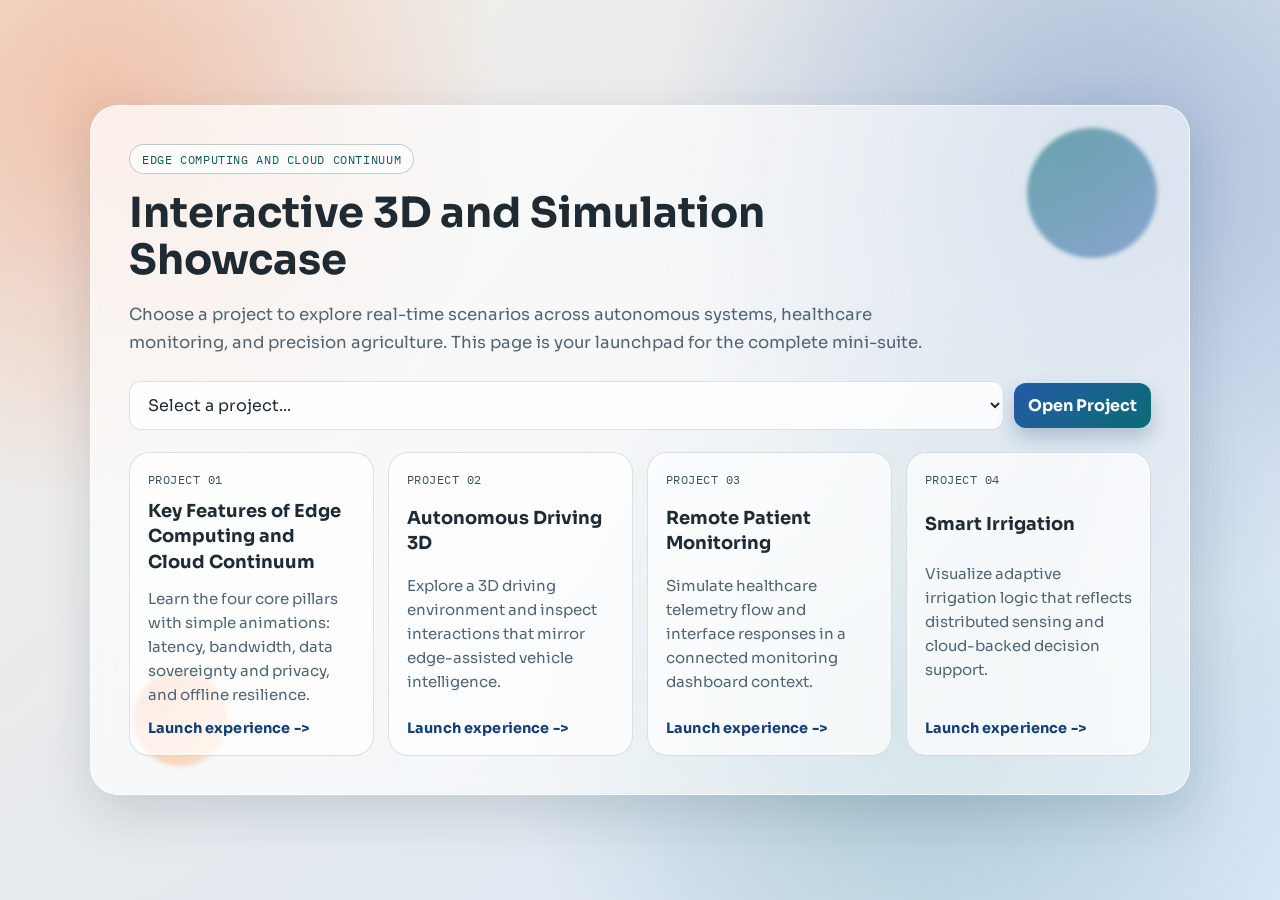
<file: index.html>
<!doctype html>
<html lang="en">
<head>
  <meta charset="UTF-8" />
  <meta name="viewport" content="width=device-width, initial-scale=1.0" />
  <title>Edge Computing and Cloud Continuum Projects</title>
  <style>
    @import url('https://fonts.googleapis.com/css2?family=Sora:wght@400;600;700;800&family=IBM+Plex+Mono:wght@400;500&display=swap');

    :root {
      --bg-1: #f4efe6;
      --bg-2: #d8e6f8;
      --ink: #1f2a33;
      --ink-soft: #516473;
      --card: rgba(255, 255, 255, 0.72);
      --card-border: rgba(31, 42, 51, 0.14);
      --accent-1: #0a6c74;
      --accent-2: #ec6f3c;
      --accent-3: #255aa6;
      --shadow: 0 18px 50px rgba(15, 32, 46, 0.15);
      --radius: 20px;
    }

    * {
      box-sizing: border-box;
    }

    body {
      margin: 0;
      min-height: 100vh;
      font-family: "Sora", "Segoe UI", Tahoma, sans-serif;
      color: var(--ink);
      background:
        radial-gradient(circle at 8% 12%, rgba(236, 111, 60, 0.35), transparent 28%),
        radial-gradient(circle at 86% 18%, rgba(37, 90, 166, 0.33), transparent 34%),
        radial-gradient(circle at 72% 78%, rgba(10, 108, 116, 0.26), transparent 36%),
        linear-gradient(140deg, var(--bg-1), var(--bg-2));
      display: grid;
      place-items: center;
      padding: 28px;
      overflow-x: hidden;
    }

    .shell {
      width: min(1100px, 100%);
      background: linear-gradient(130deg, rgba(255, 255, 255, 0.74), rgba(255, 255, 255, 0.47));
      border: 1px solid rgba(255, 255, 255, 0.65);
      backdrop-filter: blur(10px);
      border-radius: 28px;
      box-shadow: var(--shadow);
      padding: clamp(20px, 3vw, 38px);
      position: relative;
      isolation: isolate;
    }

    .shell::before,
    .shell::after {
      content: "";
      position: absolute;
      z-index: -1;
      border-radius: 999px;
      filter: blur(2px);
    }

    .shell::before {
      width: 130px;
      height: 130px;
      right: 32px;
      top: 22px;
      background: linear-gradient(140deg, rgba(10, 108, 116, 0.55), rgba(37, 90, 166, 0.46));
    }

    .shell::after {
      width: 95px;
      height: 95px;
      left: 42px;
      bottom: 28px;
      background: linear-gradient(145deg, rgba(236, 111, 60, 0.46), rgba(255, 180, 104, 0.35));
    }

    .top {
      display: grid;
      gap: 16px;
      margin-bottom: 22px;
    }

    .tag {
      width: fit-content;
      font-family: "IBM Plex Mono", Consolas, monospace;
      font-size: 0.78rem;
      color: #0e5960;
      border: 1px solid rgba(14, 89, 96, 0.28);
      background: rgba(255, 255, 255, 0.7);
      border-radius: 999px;
      padding: 6px 12px;
      letter-spacing: 0.05em;
      text-transform: uppercase;
    }

    h1 {
      margin: 0;
      font-size: clamp(1.5rem, 4vw, 2.6rem);
      line-height: 1.14;
      max-width: 24ch;
    }

    .subtitle {
      margin: 0;
      color: var(--ink-soft);
      max-width: 70ch;
      font-size: clamp(0.95rem, 1.7vw, 1.04rem);
      line-height: 1.7;
    }

    .quick-select {
      margin-top: 8px;
      display: flex;
      flex-wrap: wrap;
      gap: 10px;
      align-items: center;
    }

    .quick-select select,
    .quick-select button {
      border-radius: 12px;
      border: 1px solid var(--card-border);
      font: inherit;
      padding: 12px 14px;
      background: rgba(255, 255, 255, 0.86);
      color: var(--ink);
    }

    .quick-select select {
      min-width: min(430px, 100%);
      flex: 1 1 360px;
    }

    .quick-select button {
      cursor: pointer;
      font-weight: 700;
      background: linear-gradient(135deg, var(--accent-3), var(--accent-1));
      color: #fff;
      border: none;
      box-shadow: 0 10px 20px rgba(24, 64, 109, 0.25);
      transition: transform 0.2s ease, filter 0.2s ease;
    }

    .quick-select button:hover {
      transform: translateY(-1px);
      filter: saturate(1.1);
    }

    .grid {
      margin-top: 18px;
      display: grid;
      gap: 14px;
      grid-template-columns: repeat(auto-fit, minmax(230px, 1fr));
    }

    .card {
      text-decoration: none;
      color: inherit;
      background: var(--card);
      border: 1px solid var(--card-border);
      border-radius: var(--radius);
      padding: 18px;
      display: grid;
      gap: 12px;
      min-height: 190px;
      transition: transform 0.25s ease, box-shadow 0.25s ease, border-color 0.25s ease;
      opacity: 0;
      transform: translateY(16px) scale(0.99);
      animation: reveal 0.7s ease forwards;
    }

    .card:nth-child(1) { animation-delay: 0.08s; }
    .card:nth-child(2) { animation-delay: 0.2s; }
    .card:nth-child(3) { animation-delay: 0.32s; }
    .card:nth-child(4) { animation-delay: 0.44s; }

    .card:hover,
    .card:focus-visible {
      transform: translateY(-3px);
      box-shadow: 0 14px 24px rgba(15, 44, 67, 0.14);
      border-color: rgba(31, 42, 51, 0.26);
    }

    .project-id {
      font-family: "IBM Plex Mono", Consolas, monospace;
      font-size: 0.78rem;
      color: #385160;
      letter-spacing: 0.04em;
    }

    .card h2 {
      margin: 0;
      font-size: 1.12rem;
      line-height: 1.4;
    }

    .card p {
      margin: 0;
      color: var(--ink-soft);
      line-height: 1.6;
      font-size: 0.94rem;
    }

    .launch {
      margin-top: auto;
      font-weight: 700;
      color: #133f76;
      font-size: 0.9rem;
      letter-spacing: 0.01em;
    }

    @keyframes reveal {
      to {
        opacity: 1;
        transform: translateY(0) scale(1);
      }
    }

    @media (max-width: 640px) {
      body {
        padding: 14px;
      }

      .shell {
        border-radius: 22px;
        padding: 16px;
      }

      .quick-select button,
      .quick-select select {
        width: 100%;
      }
    }
  </style>
</head>
<body>
  <main class="shell">
    <section class="top">
      <span class="tag">Edge Computing and Cloud Continuum</span>
      <h1>Interactive 3D and Simulation Showcase</h1>
      <p class="subtitle">
        Choose a project to explore real-time scenarios across autonomous systems, healthcare monitoring,
        and precision agriculture. This page is your launchpad for the complete mini-suite.
      </p>

      <div class="quick-select">
        <label for="projectPicker" class="sr-only" style="position:absolute;left:-9999px;">Select project</label>
        <select id="projectPicker" aria-label="Select a project">
          <option value="">Select a project...</option>
          <option value="./Key%20Features/index.html">Key Features of Edge Computing and Cloud Continuum</option>
          <option value="./Autonomous%20Driving%203d/index.html">Autonomous Driving 3D</option>
          <option value="./Remote%20Patient%20Monitoring%20(Healthcare)/index.html">Remote Patient Monitoring (Healthcare)</option>
          <option value="./Smart%20Irrigation/index.html">Smart Irrigation</option>
        </select>
        <button id="goBtn" type="button">Open Project</button>
      </div>
    </section>

    <section class="grid" aria-label="Project cards">
      <a class="card" href="./Key%20Features/index.html">
        <span class="project-id">PROJECT 01</span>
        <h2>Key Features of Edge Computing and Cloud Continuum</h2>
        <p>Learn the four core pillars with simple animations: latency, bandwidth, data sovereignty and privacy, and offline resilience.</p>
        <span class="launch">Launch experience -></span>
      </a>

      <a class="card" href="./Autonomous%20Driving%203d/index.html">
        <span class="project-id">PROJECT 02</span>
        <h2>Autonomous Driving 3D</h2>
        <p>Explore a 3D driving environment and inspect interactions that mirror edge-assisted vehicle intelligence.</p>
        <span class="launch">Launch experience -></span>
      </a>

      <a class="card" href="./Remote%20Patient%20Monitoring%20(Healthcare)/index.html">
        <span class="project-id">PROJECT 03</span>
        <h2>Remote Patient Monitoring</h2>
        <p>Simulate healthcare telemetry flow and interface responses in a connected monitoring dashboard context.</p>
        <span class="launch">Launch experience -></span>
      </a>

      <a class="card" href="./Smart%20Irrigation/index.html">
        <span class="project-id">PROJECT 04</span>
        <h2>Smart Irrigation</h2>
        <p>Visualize adaptive irrigation logic that reflects distributed sensing and cloud-backed decision support.</p>
        <span class="launch">Launch experience -></span>
      </a>
    </section>
  </main>

  <script>
    const picker = document.getElementById("projectPicker");
    const goBtn = document.getElementById("goBtn");

    goBtn.addEventListener("click", () => {
      if (!picker.value) {
        picker.focus();
        return;
      }
      window.location.href = picker.value;
    });

    picker.addEventListener("keydown", (event) => {
      if (event.key === "Enter" && picker.value) {
        window.location.href = picker.value;
      }
    });
  </script>
</body>
</html>
</file>
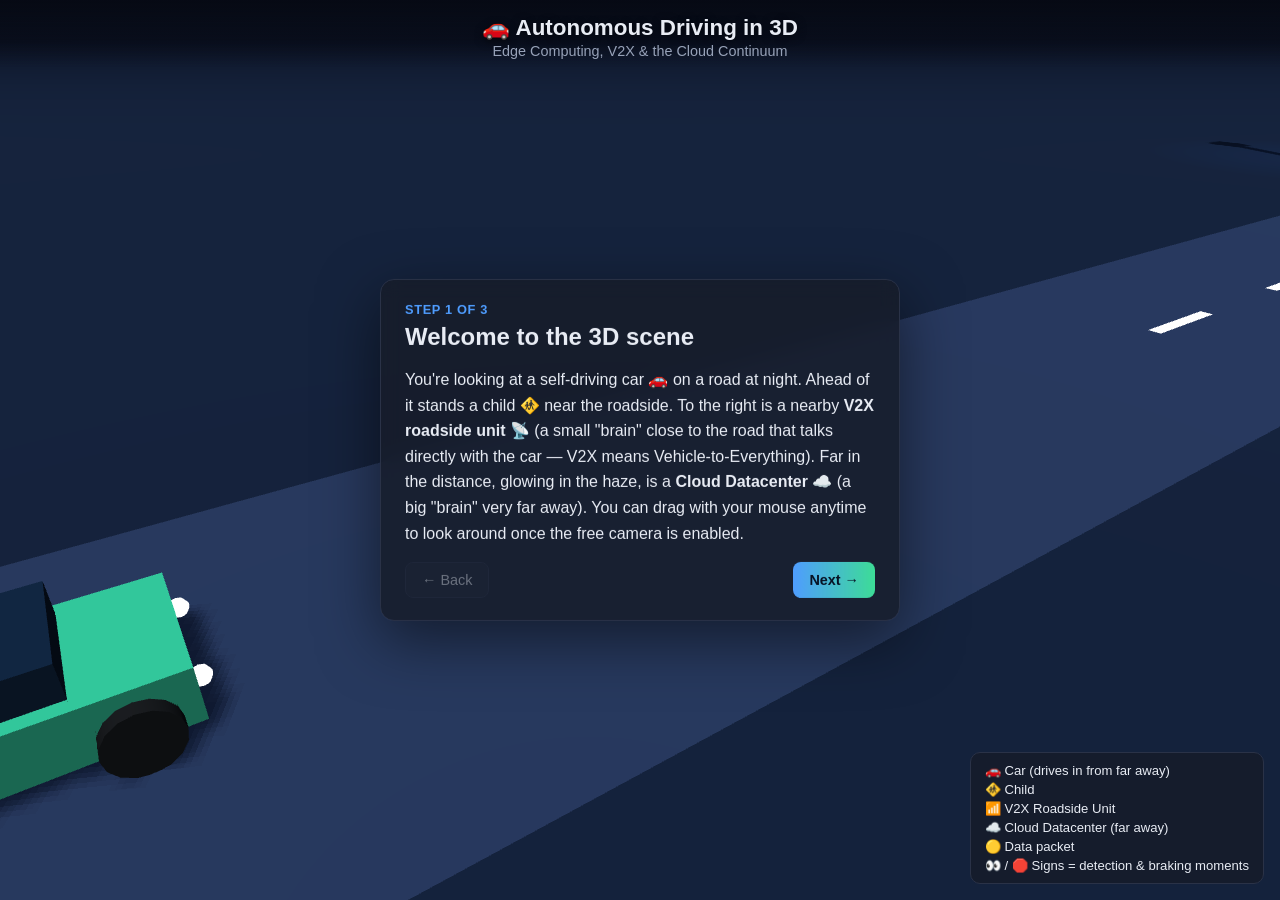
<file: Autonomous Driving 3d/index.html>
<!DOCTYPE html>
<html lang="en">
<head>
<meta charset="UTF-8" />
<meta name="viewport" content="width=device-width, initial-scale=1.0" />
<title>Edge Computing &amp; Cloud Continuum — 3D Autonomous Driving Demo</title>
<link rel="stylesheet" href="css/style.css" />
</head>
<body>

<canvas id="scene"></canvas>

<header class="hud-top">
  <h1>🚗 Autonomous Driving in 3D</h1>
  <p class="subtitle">Edge Computing, V2X &amp; the Cloud Continuum</p>
</header>

<!-- Guided tour overlay -->
<div class="tour-box" id="tourBox">
  <div class="tour-step-label" id="tourStepLabel">Step 1 of 4</div>
  <h2 id="tourTitle">Welcome</h2>
  <p id="tourText"></p>
  <div class="tour-nav">
    <button id="tourPrev" class="btn">← Back</button>
    <button id="tourNext" class="btn primary">Next →</button>
  </div>
</div>

<!-- Simulation control panel -->
<div class="panel" id="controlPanel" hidden>
  <h3>🧪 Run the Scenario</h3>
  <p class="tiny-note">A child steps onto the road 48 m ahead. The car drives at 90 km/h. Where should the "brake!" decision be made?</p>

  <div class="arch-picker">
    <label class="arch-option">
      <input type="radio" name="arch" value="cloud" checked>
      <span>☁️ Cloud Only <small>far datacenter, ~200 ms</small></span>
    </label>
    <label class="arch-option">
      <input type="radio" name="arch" value="edge">
      <span>📡 Edge / V2X <small>nearby roadside unit, ~8 ms</small></span>
    </label>
    <label class="arch-option">
      <input type="radio" name="arch" value="continuum">
      <span>🌐 Cloud Continuum <small>edge reacts + cloud learns</small></span>
    </label>
  </div>

  <div class="controls">
    <button id="runBtn" class="btn primary">▶ Run Simulation</button>
    <button id="resetBtn" class="btn">↺ Reset</button>
    <button id="camBtn" class="btn">🎥 Free Camera: OFF</button>
  </div>

  <div class="result-panel" id="resultPanel" hidden>
    <h3 id="resultTitle"></h3>
    <ul class="metrics" id="metricsList"></ul>
  </div>

  <table class="compare-table" id="compareTable">
    <thead>
      <tr><th>Architecture</th><th>Latency</th><th>Dist. before braking</th><th>Total stop dist.</th><th>Outcome</th></tr>
    </thead>
    <tbody id="compareBody">
      <tr><td>☁️ Cloud</td><td>—</td><td>—</td><td>—</td><td>—</td></tr>
      <tr><td>📡 Edge/V2X</td><td>—</td><td>—</td><td>—</td><td>—</td></tr>
      <tr><td>🌐 Continuum</td><td>—</td><td>—</td><td>—</td><td>—</td></tr>
    </tbody>
  </table>
</div>

<div class="legend" id="legend" hidden>
  <span>🚗 Car (drives in from far away)</span>
  <span>🚸 Child</span>
  <span>📶 V2X Roadside Unit</span>
  <span>☁️ Cloud Datacenter (far away)</span>
  <span>🟡 Data packet</span>
  <span>👀 / 🛑 Signs = detection &amp; braking moments</span>
</div>

<div class="callout-toast" id="detectToast" hidden>👀 <strong>Child spotted! Sending data to ask "what should I do?"</strong></div>
<div class="callout-toast" id="brakeToast" hidden>🛑 <strong>Decision received — the car is braking NOW!</strong></div>

<script src="js/vendor/three.min.js"></script>
<script src="js/vendor/OrbitControls.js"></script>
<script src="js/scene.js"></script>
<script src="js/script.js"></script>
</body>
</html>
</file>
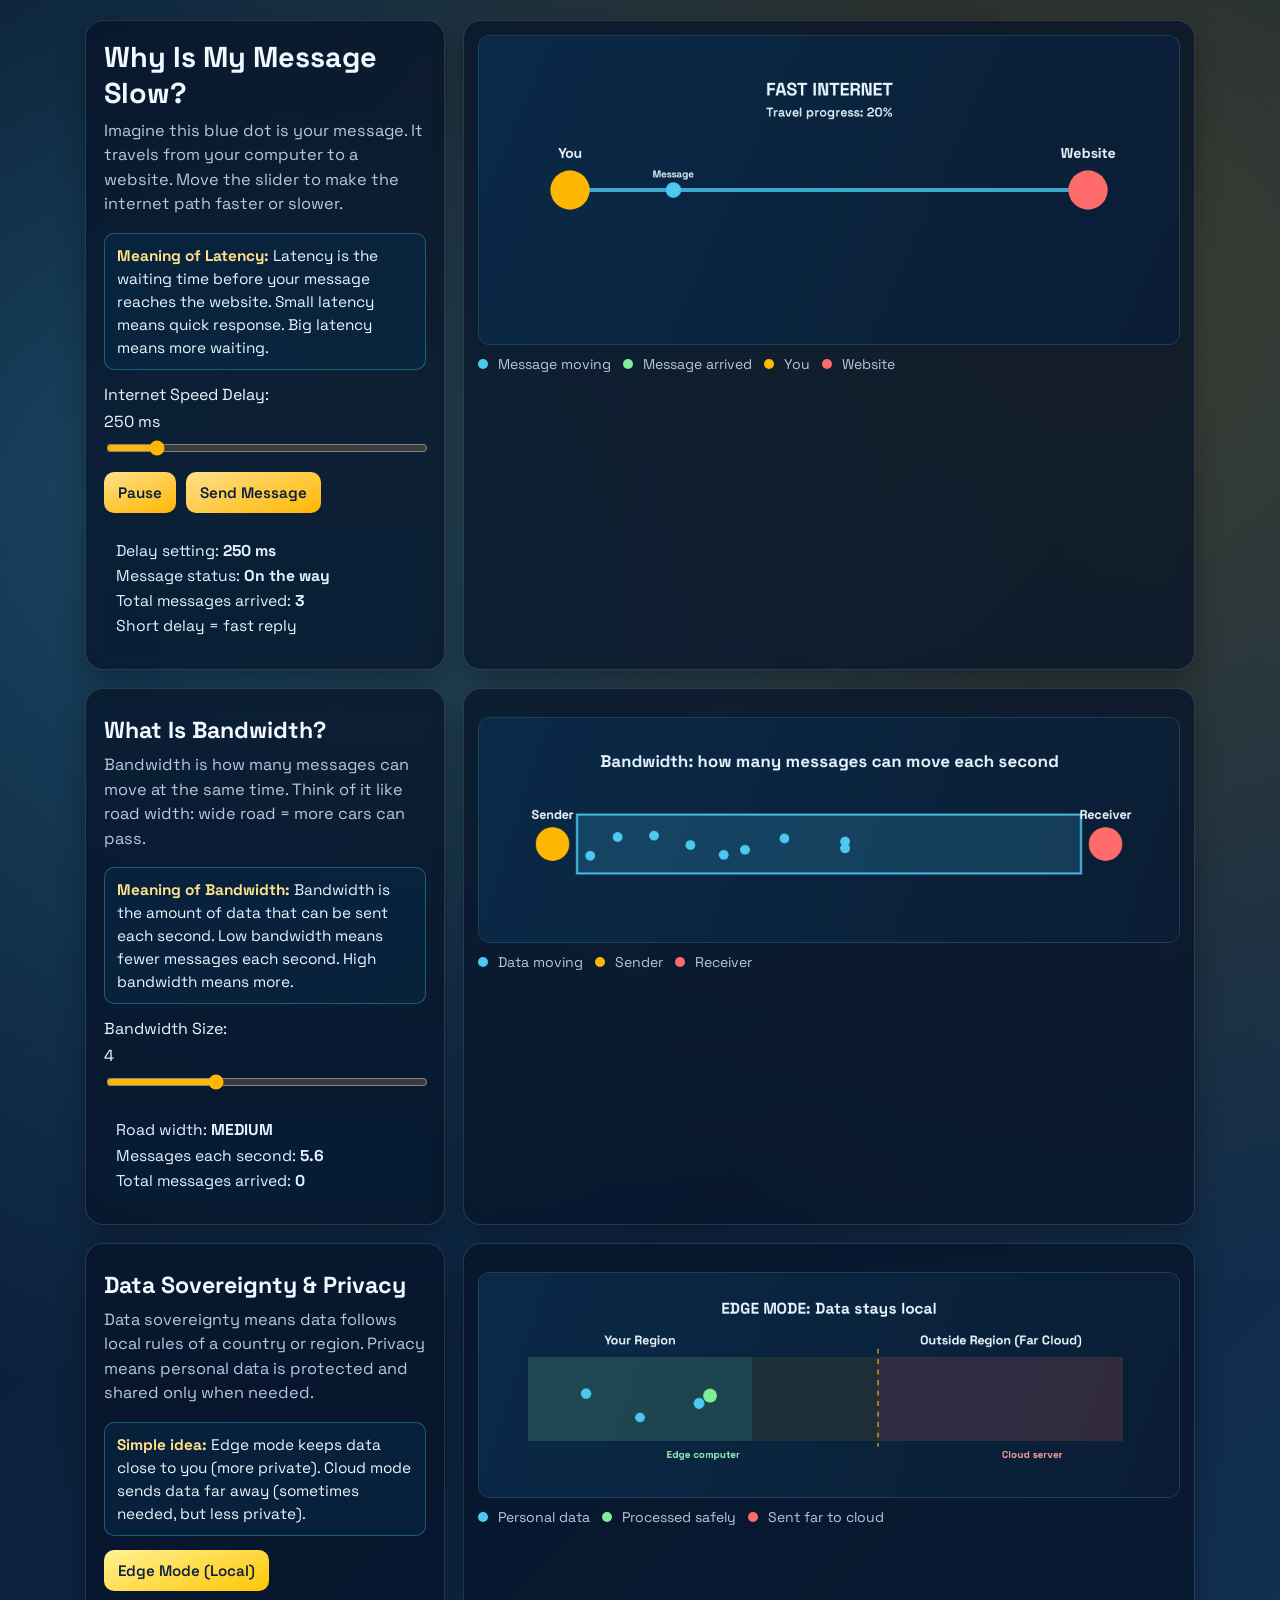
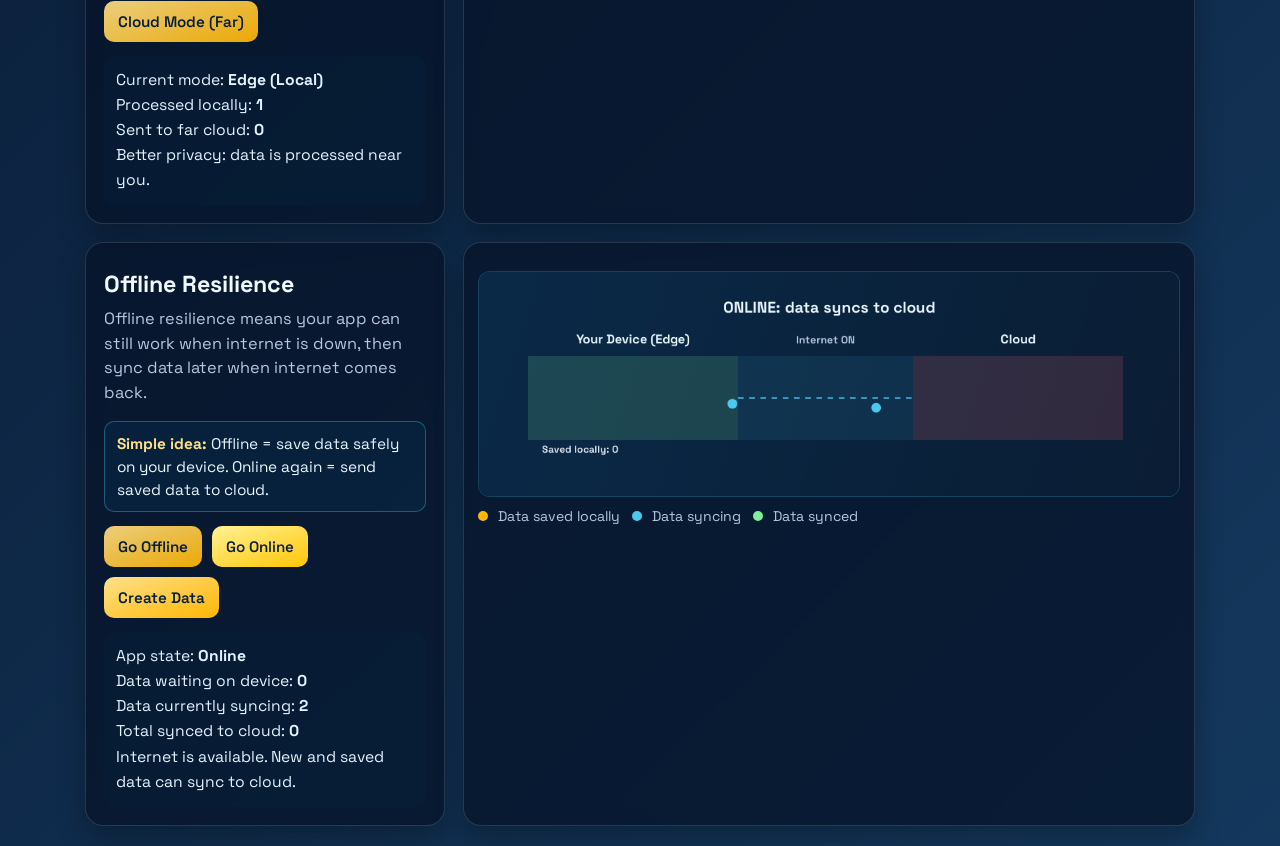
<file: Key Features/index.html>
<!doctype html>
<html lang="en">
<head>
  <meta charset="UTF-8" />
  <meta name="viewport" content="width=device-width, initial-scale=1.0" />
  <title>Network Characteristics: Latency Demo</title>
  <link rel="preconnect" href="https://fonts.googleapis.com" />
  <link rel="preconnect" href="https://fonts.gstatic.com" crossorigin />
  <link href="https://fonts.googleapis.com/css2?family=Space+Grotesk:wght@400;500;700&display=swap" rel="stylesheet" />
  <link rel="stylesheet" href="styles.css" />
</head>
<body>
  <main class="page">
    <section class="topic">
      <section class="panel">
        <h1>Why Is My Message Slow?</h1>
        <p>
          Imagine this blue dot is your message. It travels from your computer to a website.
          Move the slider to make the internet path faster or slower.
        </p>

        <div class="meaning">
          <strong>Meaning of Latency:</strong>
          Latency is the waiting time before your message reaches the website.
          Small latency means quick response. Big latency means more waiting.
        </div>

        <div class="controls">
          <label>
            Internet Speed Delay: <span id="latencyValue">250 ms</span>
            <input id="latency" type="range" min="60" max="1400" value="250" step="10" />
          </label>
        </div>

        <div class="buttons">
          <button id="toggleBtn">Pause</button>
          <button id="sendBtn">Send Message</button>
        </div>

        <div class="stats" id="stats"></div>
      </section>

      <section class="viz-wrap">
        <canvas id="latencyCanvas" width="1000" height="440" aria-label="Latency animation canvas"></canvas>
        <div class="legend">
          <span><i class="dot dot-inflight"></i> Message moving</span>
          <span><i class="dot dot-arrived"></i> Message arrived</span>
          <span><i class="dot dot-source"></i> You</span>
          <span><i class="dot dot-destination"></i> Website</span>
        </div>
      </section>
    </section>

    <section class="topic">
      <section class="panel">
        <h2>What Is Bandwidth?</h2>
        <p>
          Bandwidth is how many messages can move at the same time.
          Think of it like road width: wide road = more cars can pass.
        </p>

        <div class="meaning">
          <strong>Meaning of Bandwidth:</strong>
          Bandwidth is the amount of data that can be sent each second.
          Low bandwidth means fewer messages each second. High bandwidth means more.
        </div>

        <div class="controls">
          <label>
            Bandwidth Size: <span id="bandwidthValue">4</span>
            <input id="bandwidth" type="range" min="1" max="10" value="4" step="1" />
          </label>
        </div>

        <div class="stats" id="bandwidthStats"></div>
      </section>

      <section class="viz-wrap">
        <canvas id="bandwidthCanvas" width="1000" height="320" aria-label="Bandwidth animation canvas"></canvas>
        <div class="legend">
          <span><i class="dot dot-inflight"></i> Data moving</span>
          <span><i class="dot dot-source"></i> Sender</span>
          <span><i class="dot dot-destination"></i> Receiver</span>
        </div>
      </section>
    </section>

    <section class="topic">
      <section class="panel">
        <h2>Data Sovereignty & Privacy</h2>
        <p>
          Data sovereignty means data follows local rules of a country or region.
          Privacy means personal data is protected and shared only when needed.
        </p>

        <div class="meaning">
          <strong>Simple idea:</strong>
          Edge mode keeps data close to you (more private).
          Cloud mode sends data far away (sometimes needed, but less private).
        </div>

        <div class="buttons mode-buttons">
          <button id="edgeModeBtn">Edge Mode (Local)</button>
          <button id="cloudModeBtn">Cloud Mode (Far)</button>
        </div>

        <div class="stats" id="sovereigntyStats"></div>
      </section>

      <section class="viz-wrap">
        <canvas id="sovereigntyCanvas" width="1000" height="320" aria-label="Data sovereignty and privacy animation canvas"></canvas>
        <div class="legend">
          <span><i class="dot dot-inflight"></i> Personal data</span>
          <span><i class="dot dot-arrived"></i> Processed safely</span>
          <span><i class="dot dot-destination"></i> Sent far to cloud</span>
        </div>
      </section>
    </section>

    <section class="topic">
      <section class="panel">
        <h2>Offline Resilience</h2>
        <p>
          Offline resilience means your app can still work when internet is down,
          then sync data later when internet comes back.
        </p>

        <div class="meaning">
          <strong>Simple idea:</strong>
          Offline = save data safely on your device.
          Online again = send saved data to cloud.
        </div>

        <div class="buttons mode-buttons">
          <button id="goOfflineBtn">Go Offline</button>
          <button id="goOnlineBtn">Go Online</button>
          <button id="createDataBtn">Create Data</button>
        </div>

        <div class="stats" id="offlineStats"></div>
      </section>

      <section class="viz-wrap">
        <canvas id="offlineCanvas" width="1000" height="320" aria-label="Offline resilience animation canvas"></canvas>
        <div class="legend">
          <span><i class="dot dot-source"></i> Data saved locally</span>
          <span><i class="dot dot-inflight"></i> Data syncing</span>
          <span><i class="dot dot-arrived"></i> Data synced</span>
        </div>
      </section>
    </section>
  </main>

  <script src="app.js"></script>
</body>
</html>
</file>
<file: Autonomous Driving 3d/css/style.css>
:root {
  --bg: #060912;
  --panel: rgba(23, 29, 43, 0.86);
  --panel-2: rgba(31, 39, 56, 0.92);
  --accent: #3ddc97;
  --accent-2: #4f9dff;
  --warn: #ff6b6b;
  --text: #e8ecf4;
  --muted: #97a2b8;
  --border: #2a3247;
  font-family: "Segoe UI", Roboto, Arial, sans-serif;
}

* { box-sizing: border-box; }

html, body {
  margin: 0;
  height: 100%;
  overflow: hidden;
  background: var(--bg);
  color: var(--text);
}

#scene {
  position: fixed;
  inset: 0;
  width: 100%;
  height: 100%;
  display: block;
}

.hud-top {
  position: fixed;
  top: 0; left: 0; right: 0;
  text-align: center;
  padding: 14px 10px 8px;
  pointer-events: none;
  background: linear-gradient(180deg, rgba(6,9,18,.85), transparent);
  z-index: 5;
}
.hud-top h1 { margin: 0 0 2px; font-size: 1.4rem; text-shadow: 0 2px 8px rgba(0,0,0,.6); }
.hud-top .subtitle { margin: 0; color: var(--muted); font-size: .9rem; }

.btn {
  background: var(--panel-2);
  color: var(--text);
  border: 1px solid var(--border);
  padding: 9px 16px;
  border-radius: 8px;
  cursor: pointer;
  font-size: .9rem;
}
.btn:hover { border-color: var(--accent-2); }
.btn.primary {
  background: linear-gradient(90deg, var(--accent-2), var(--accent));
  color: #071224;
  font-weight: 700;
  border: none;
}
.btn:disabled { opacity: .4; cursor: not-allowed; }

/* Guided tour card, centered */
.tour-box {
  position: fixed;
  left: 50%; top: 50%;
  transform: translate(-50%, -50%);
  width: min(520px, 90vw);
  background: var(--panel);
  border: 1px solid var(--border);
  border-radius: 14px;
  padding: 22px 24px;
  backdrop-filter: blur(10px);
  z-index: 20;
  box-shadow: 0 20px 60px rgba(0,0,0,.5);
}
.tour-step-label { color: var(--accent-2); font-size: .8rem; font-weight: 700; letter-spacing: .05em; text-transform: uppercase; }
.tour-box h2 { margin: 6px 0 10px; }
.tour-box p { line-height: 1.6; color: var(--text); }
.tour-nav { display: flex; justify-content: space-between; margin-top: 16px; }

/* Simulation control panel, docked bottom-left */
.panel {
  position: fixed;
  left: 16px; bottom: 16px;
  width: min(380px, 92vw);
  max-height: 82vh;
  overflow-y: auto;
  background: var(--panel);
  border: 1px solid var(--border);
  border-radius: 12px;
  padding: 16px 18px;
  backdrop-filter: blur(10px);
  z-index: 10;
}
.panel h3 { margin-top: 0; }
.tiny-note { color: var(--muted); font-size: .85rem; }

.arch-picker { display: flex; flex-direction: column; gap: 8px; margin: 12px 0; }
.arch-option {
  background: var(--panel-2);
  border: 1px solid var(--border);
  border-radius: 8px;
  padding: 8px 12px;
  cursor: pointer;
  display: flex;
  align-items: center;
  gap: 8px;
  font-size: .9rem;
}
.arch-option:has(input:checked) { border-color: var(--accent); box-shadow: 0 0 0 1px var(--accent); }
.arch-option small { color: var(--muted); display: block; }

.controls { display: flex; gap: 8px; flex-wrap: wrap; margin-bottom: 10px; }

.result-panel {
  margin-top: 10px;
  background: var(--panel-2);
  border: 1px solid var(--border);
  border-radius: 10px;
  padding: 12px 14px;
}
.result-panel h3 { margin-top: 0; font-size: 1rem; }
.metrics { list-style: none; padding: 0; margin: 0; display: grid; gap: 5px; font-size: .85rem; }
.metrics li { display: flex; justify-content: space-between; gap: 10px; border-bottom: 1px dashed var(--border); padding: 3px 0; }
.metrics li b { color: var(--accent-2); text-align: right; }

.compare-table {
  width: 100%;
  border-collapse: collapse;
  margin-top: 12px;
  font-size: .78rem;
}
.compare-table th, .compare-table td {
  border: 1px solid var(--border);
  padding: 5px 6px;
  text-align: center;
}
.compare-table th { background: var(--panel-2); }
.compare-table td.safe { color: var(--accent); font-weight: 700; }
.compare-table td.crash { color: var(--warn); font-weight: 700; }

.legend {
  position: fixed;
  right: 16px; bottom: 16px;
  background: var(--panel);
  border: 1px solid var(--border);
  border-radius: 10px;
  padding: 10px 14px;
  display: flex;
  flex-direction: column;
  gap: 4px;
  font-size: .82rem;
  backdrop-filter: blur(10px);
  z-index: 10;
}

.callout-toast {
  position: fixed;
  left: 50%; bottom: 24px;
  transform: translateX(-50%);
  background: var(--panel-2);
  border: 1px solid var(--accent);
  border-radius: 10px;
  padding: 8px 16px;
  z-index: 30;
  font-size: .8rem;
  max-width: min(420px, 90vw);
  text-align: center;
}
</file>
<file: Key Features/styles.css>
:root {
  --bg-1: #061228;
  --bg-2: #14385d;
  --panel: rgba(6, 18, 40, 0.72);
  --text: #f2f8ff;
  --muted: #b6c8e0;
  --accent: #ffb703;
  --accent-2: #4cc9f0;
  --good: #80ed99;
  --danger: #ff6b6b;
  --shadow: rgba(0, 0, 0, 0.28);
}

* {
  box-sizing: border-box;
}

body {
  margin: 0;
  min-height: 100vh;
  font-family: "Space Grotesk", "Segoe UI", sans-serif;
  color: var(--text);
  background:
    radial-gradient(circle at 12% 20%, rgba(76, 201, 240, 0.25), transparent 40%),
    radial-gradient(circle at 85% 12%, rgba(255, 183, 3, 0.2), transparent 42%),
    linear-gradient(135deg, var(--bg-1), var(--bg-2));
}

.page {
  max-width: 1150px;
  margin: 0 auto;
  padding: 20px;
  display: flex;
  flex-direction: column;
  gap: 18px;
}

.topic {
  display: grid;
  grid-template-columns: 360px 1fr;
  gap: 18px;
}

.panel,
.viz-wrap {
  background: var(--panel);
  backdrop-filter: blur(8px);
  border: 1px solid rgba(242, 248, 255, 0.14);
  border-radius: 18px;
  box-shadow: 0 12px 28px var(--shadow);
}

.panel {
  padding: 18px;
}

.panel h1 {
  margin: 0 0 8px;
  font-size: 1.8rem;
}

.panel h2 {
  margin: 8px 0 8px;
  font-size: 1.45rem;
}

.panel p {
  margin: 0 0 16px;
  color: var(--muted);
  line-height: 1.5;
  font-size: 1.02rem;
}

.meaning {
  margin: 0 0 14px;
  padding: 10px 12px;
  border-radius: 10px;
  background: rgba(10, 42, 72, 0.55);
  border: 1px solid rgba(76, 201, 240, 0.35);
  color: #eaf5ff;
  line-height: 1.5;
  font-size: 0.96rem;
}

.meaning strong {
  color: #ffe08a;
}

.controls {
  display: grid;
  gap: 10px;
}

label {
  display: grid;
  gap: 6px;
  font-size: 1rem;
  color: #eef7ff;
}

input[type="range"] {
  width: 100%;
  accent-color: var(--accent);
}

.buttons {
  margin-top: 14px;
  display: flex;
  gap: 10px;
}

.mode-buttons {
  flex-wrap: wrap;
}

button {
  border: none;
  border-radius: 10px;
  padding: 11px 14px;
  font-weight: 600;
  font-size: 0.95rem;
  font-family: inherit;
  color: #06203a;
  cursor: pointer;
  background: linear-gradient(160deg, #ffe08a, var(--accent));
  transition: transform 140ms ease, filter 160ms ease;
}

button:hover {
  transform: translateY(-1px);
  filter: brightness(1.03);
}

.stats {
  margin-top: 14px;
  padding: 12px;
  border-radius: 10px;
  background: rgba(7, 31, 56, 0.55);
  color: #e5f2ff;
  line-height: 1.6;
  font-size: 0.98rem;
}

.viz-wrap {
  padding: 14px;
}

#latencyCanvas {
  width: 100%;
  height: auto;
  border-radius: 12px;
  background: linear-gradient(180deg, rgba(6, 29, 51, 0.95), rgba(7, 22, 40, 0.95));
  border: 1px solid rgba(76, 201, 240, 0.24);
  display: block;
}

#bandwidthCanvas {
  margin-top: 14px;
  width: 100%;
  height: auto;
  border-radius: 12px;
  background: linear-gradient(180deg, rgba(6, 29, 51, 0.95), rgba(7, 22, 40, 0.95));
  border: 1px solid rgba(76, 201, 240, 0.24);
  display: block;
}

#sovereigntyCanvas {
  margin-top: 14px;
  width: 100%;
  height: auto;
  border-radius: 12px;
  background: linear-gradient(180deg, rgba(6, 29, 51, 0.95), rgba(7, 22, 40, 0.95));
  border: 1px solid rgba(76, 201, 240, 0.24);
  display: block;
}

#offlineCanvas {
  margin-top: 14px;
  width: 100%;
  height: auto;
  border-radius: 12px;
  background: linear-gradient(180deg, rgba(6, 29, 51, 0.95), rgba(7, 22, 40, 0.95));
  border: 1px solid rgba(76, 201, 240, 0.24);
  display: block;
}

.legend {
  margin-top: 10px;
  display: flex;
  flex-wrap: wrap;
  gap: 12px;
  color: var(--muted);
  font-size: 0.88rem;
}

.dot {
  display: inline-block;
  width: 10px;
  height: 10px;
  border-radius: 50%;
  margin-right: 6px;
}

.dot-inflight {
  background: var(--accent-2);
}

.dot-arrived {
  background: var(--good);
}

.dot-source {
  background: var(--accent);
}

.dot-destination {
  background: var(--danger);
}

@media (max-width: 980px) {
  .topic {
    grid-template-columns: 1fr;
  }
}
</file>
